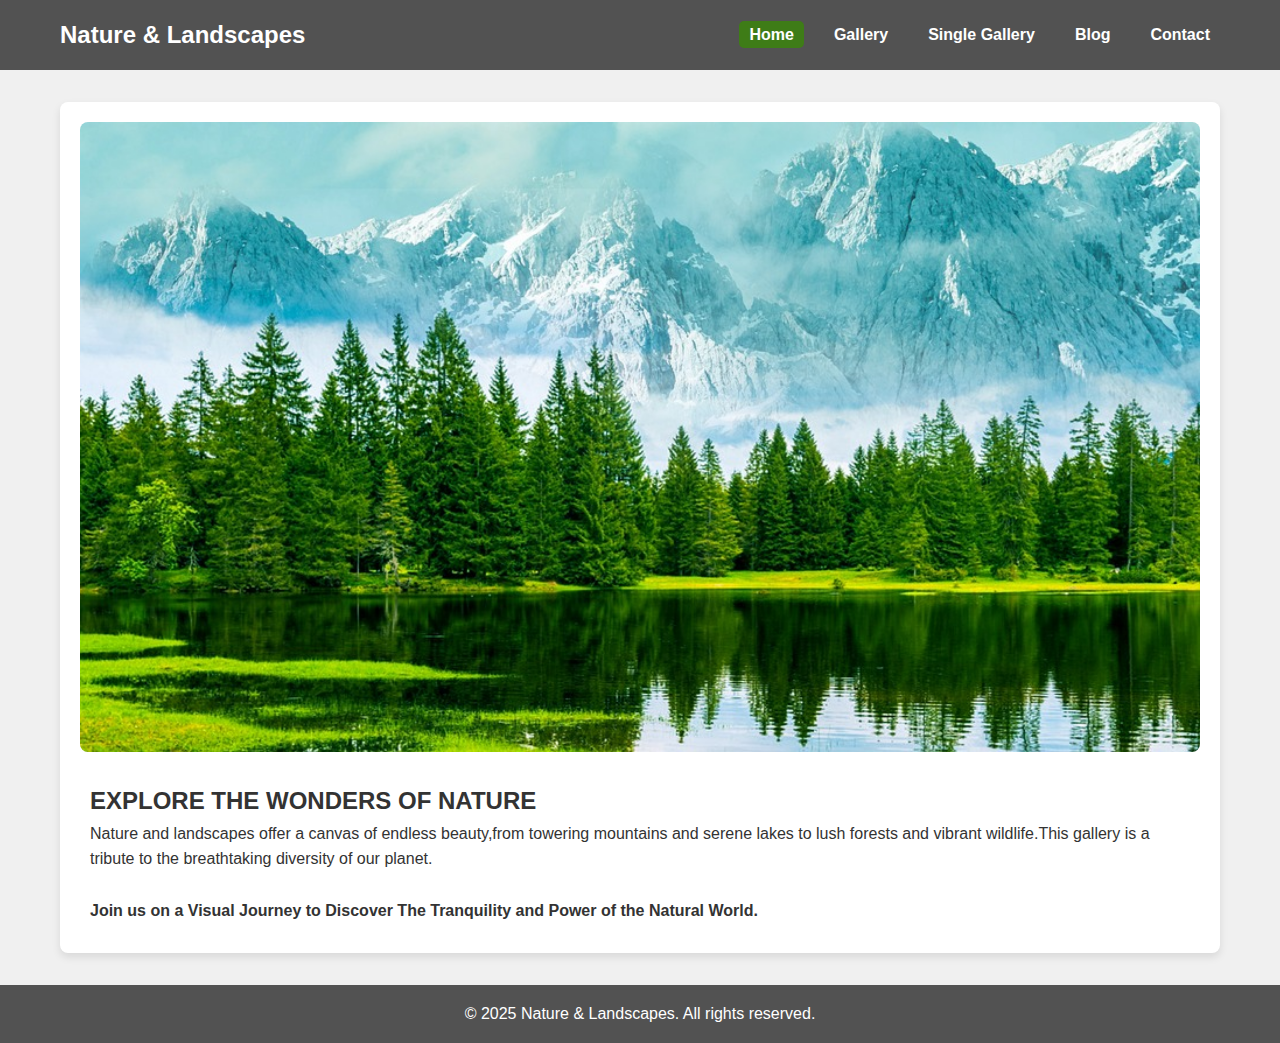
<file: Index.html>
<!DOCTYPE html>
<html lang="en">
<head>
    <meta charset="UTF-8">
    <meta name="viewport" content="width=device-width, initial-scale=1.0">
    <title>Home - Nature & Landscapes</title>
    <link rel="stylesheet" href="style.css">
</head>
<body>

    <header class="main-header">
        <nav class="nav-bar">
            <h1>Nature & Landscapes</h1>
            <ul>
                <li><a href="index.html" class="active">Home</a></li>
                <li><a href="gallery.html">Gallery</a></li>
                <li><a href="single.html">Single Gallery</a></li>
                <li><a href="blog.html">Blog</a></li>
                <li><a href="contact.html">Contact</a></li>
            </ul>
        </nav>
    </header>

    <main class="home-content">
        <div class="hero">
            <img src="./landscape-5216722_960_720.jpg" alt="Vast landscape with mountains and a lake">
            <div class="hero-text">
                <h2>EXPLORE THE WONDERS OF NATURE</h2>
                <p>Nature and landscapes offer a canvas of endless beauty,from towering mountains and serene lakes to lush forests and vibrant wildlife.This gallery is a tribute to the breathtaking diversity of our planet.</p>
                <br>
                <p><b>Join us on a Visual Journey to Discover The Tranquility and Power of the Natural World.</b></p>
            </div>
        </div>
    </main>

    <footer class="main-footer">
        <p>&copy; 2025 Nature & Landscapes. All rights reserved.</p>
    </footer>

</body>
</html>
</file>
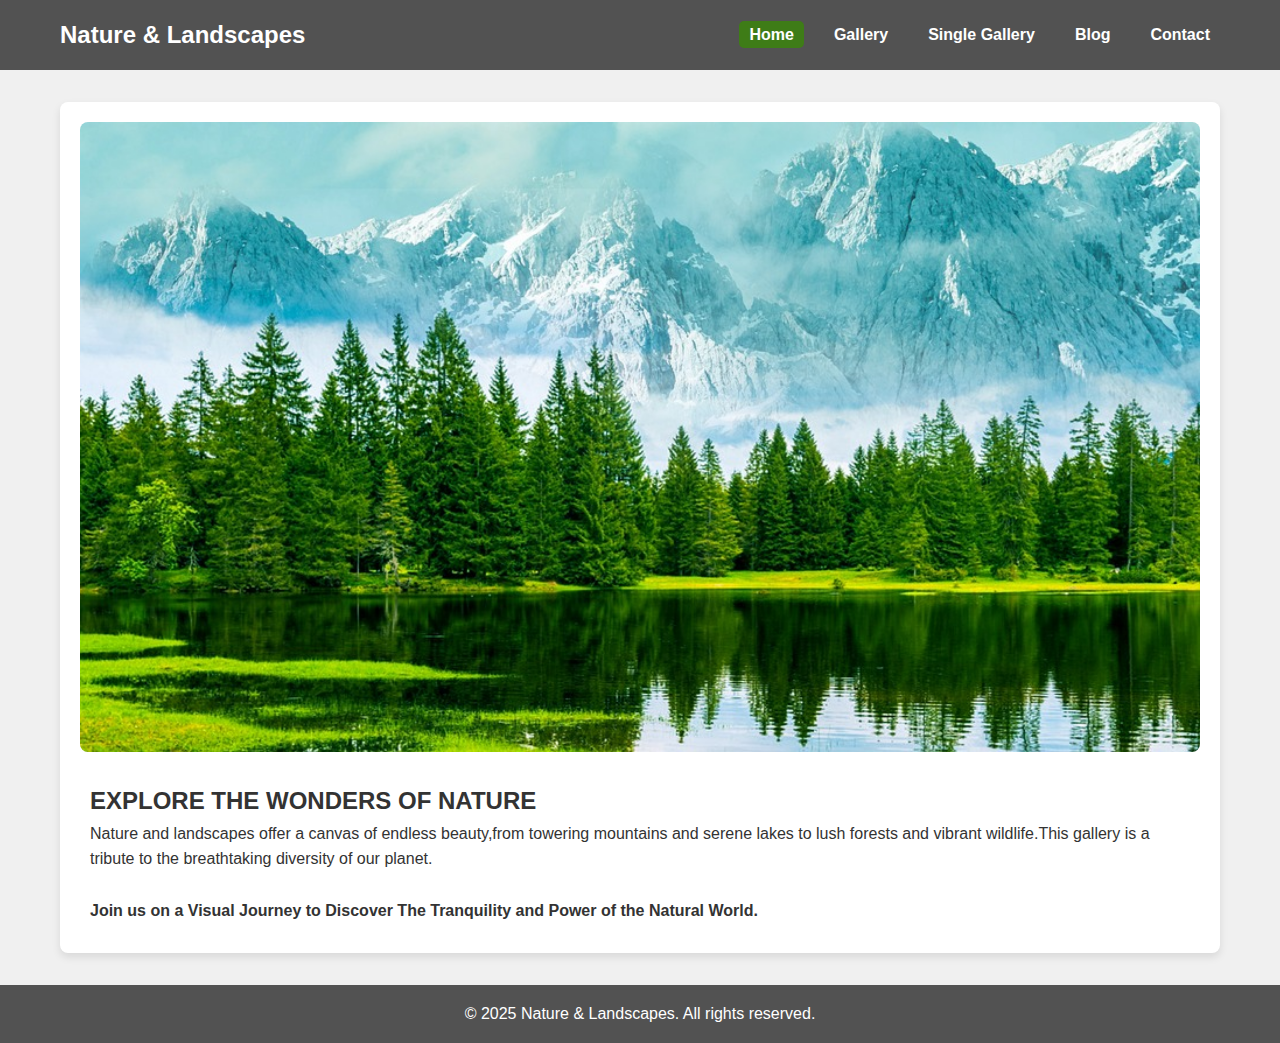
<file: index.html>
<!DOCTYPE html>
<html lang="en">
<head>
    <meta charset="UTF-8">
    <meta name="viewport" content="width=device-width, initial-scale=1.0">
    <title>Home - Nature & Landscapes</title>
    <link rel="stylesheet" href="style.css">
</head>
<body>

    <header class="main-header">
        <nav class="nav-bar">
            <h1>Nature & Landscapes</h1>
            <ul>
                <li><a href="index.html" class="active">Home</a></li>
                <li><a href="gallery.html">Gallery</a></li>
                <li><a href="single.html">Single Gallery</a></li>
                <li><a href="blog.html">Blog</a></li>
                <li><a href="contact.html">Contact</a></li>
            </ul>
        </nav>
    </header>

    <main class="home-content">
        <div class="hero">
            <img src="./landscape-5216722_960_720.jpg" alt="Vast landscape with mountains and a lake">
            <div class="hero-text">
                <h2>EXPLORE THE WONDERS OF NATURE</h2>
                <p>Nature and landscapes offer a canvas of endless beauty,from towering mountains and serene lakes to lush forests and vibrant wildlife.This gallery is a tribute to the breathtaking diversity of our planet.</p>
                <br>
                <p><b>Join us on a Visual Journey to Discover The Tranquility and Power of the Natural World.</b></p>
            </div>
        </div>
    </main>

    <footer class="main-footer">
        <p>&copy; 2025 Nature & Landscapes. All rights reserved.</p>
    </footer>

</body>
</html>
</file>
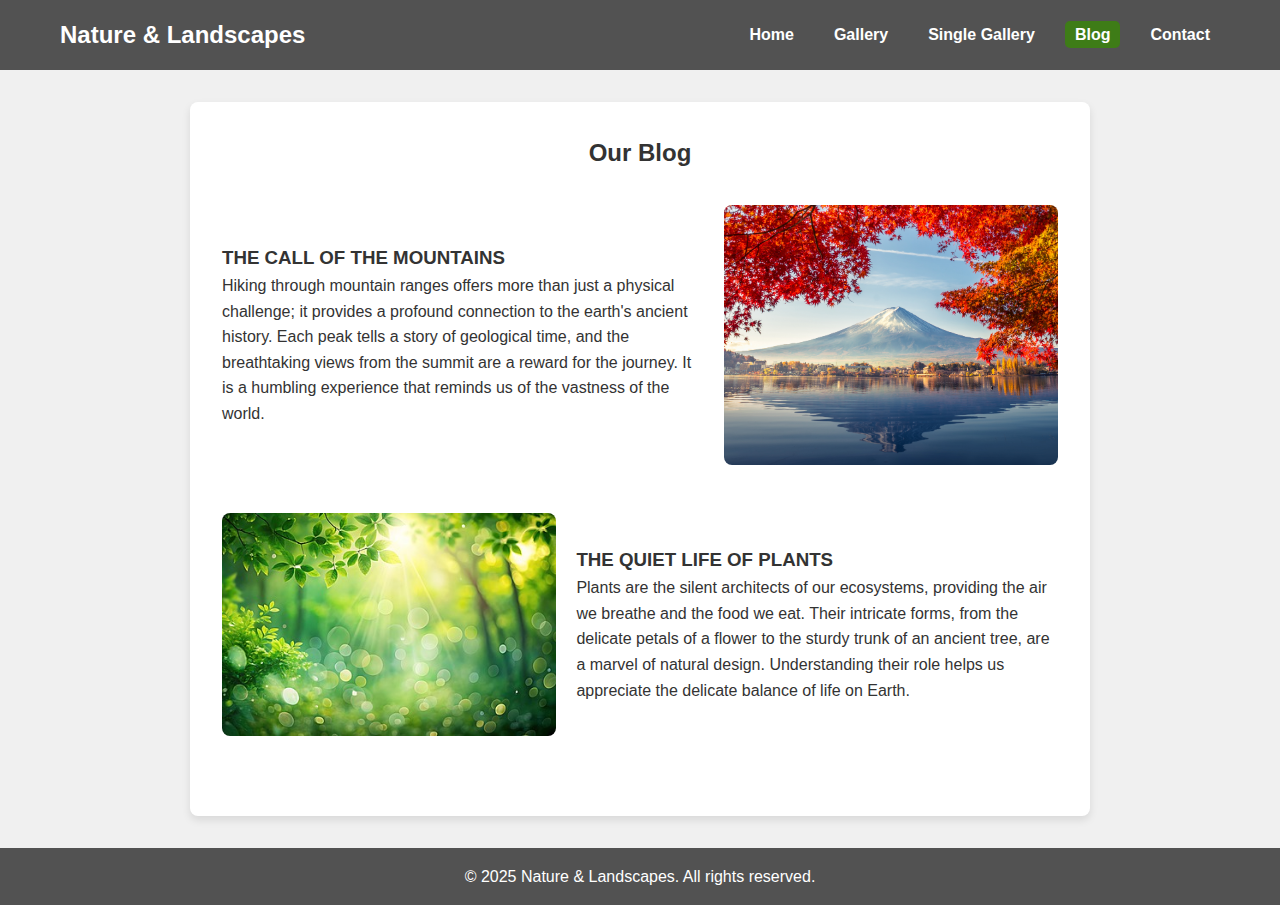
<file: blog.html>
<!DOCTYPE html>
<html lang="en">
<head>
    <meta charset="UTF-8">
    <meta name="viewport" content="width=device-width, initial-scale=1.0">
    <title>Blog - Nature & Landscapes</title>
    <link rel="stylesheet" href="style.css">
</head>
<body>

    <header class="main-header">
        <nav class="nav-bar">
            <h1>Nature & Landscapes</h1>
            <ul>
                <li><a href="index.html">Home</a></li>
                <li><a href="gallery.html">Gallery</a></li>
                <li><a href="single gallery.html">Single Gallery</a></li>
                <li><a href="blog.html" class="active">Blog</a></li>
                <li><a href="contact.html">Contact</a></li>
            </ul>
        </nav>
    </header>

    <main class="blog-content">
        <h2>Our Blog</h2>
        <article class="blog-post">
            <img src="./Mountain1.jpg" alt="A blog post image of mountains">
            <div class="blog-text">
                <h3>THE CALL OF THE MOUNTAINS</h3>
                <p>Hiking through mountain ranges offers more than just a physical challenge; it provides a profound connection to the earth's ancient history. Each peak tells a story of geological time, and the breathtaking views from the summit are a reward for the journey. It is a humbling experience that reminds us of the vastness of the world.</p>
            </div>
        </article>
        
        <article class="blog-post">
            <img src="./plant3.jpg" alt="A blog post image of plants">
            <div class="blog-text">
                <h3>THE QUIET LIFE OF PLANTS</h3>
                <p>Plants are the silent architects of our ecosystems, providing the air we breathe and the food we eat. Their intricate forms, from the delicate petals of a flower to the sturdy trunk of an ancient tree, are a marvel of natural design. Understanding their role helps us appreciate the delicate balance of life on Earth.</p>
            </div>
        </article>
    </main>

    <footer class="main-footer">
        <p>&copy; 2025 Nature & Landscapes. All rights reserved.</p>
    </footer>

</body>
</html>
</file>
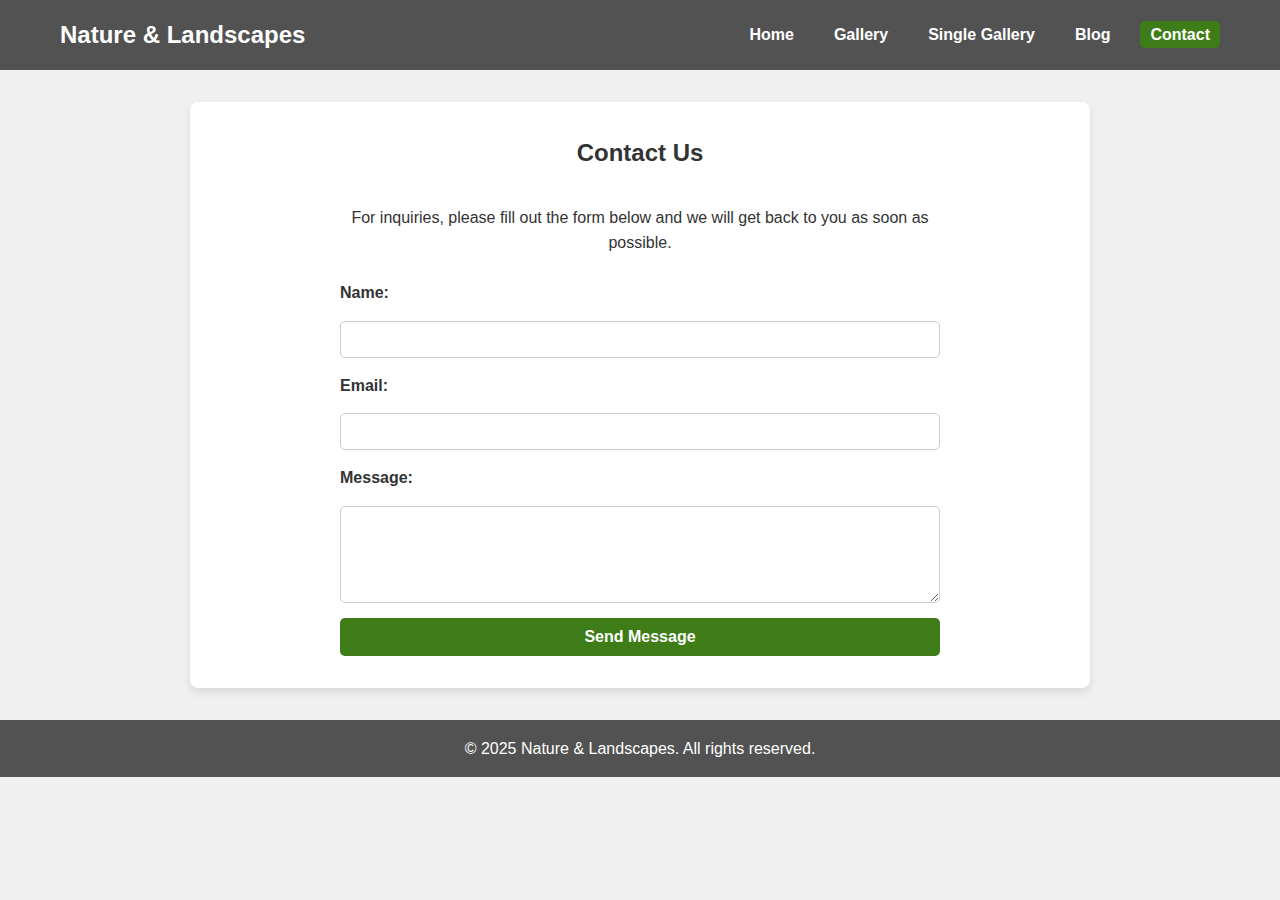
<file: contact.html>
<!DOCTYPE html>
<html lang="en">
<head>
    <meta charset="UTF-8">
    <meta name="viewport" content="width=device-width, initial-scale=1.0">
    <title>Contact - Nature & Landscapes</title>
    <link rel="stylesheet" href="style.css">
</head>
<body>

    <header class="main-header">
        <nav class="nav-bar">
            <h1>Nature & Landscapes</h1>
            <ul>
                <li><a href="index.html">Home</a></li>
                <li><a href="gallery.html">Gallery</a></li>
                <li><a href="single.html">Single Gallery</a></li>
                <li><a href="blog.html">Blog</a></li>
                <li><a href="contact.html" class="active">Contact</a></li>
            </ul>
        </nav>
    </header>

    <main class="contact-content">
        <h2>Contact Us</h2>
        <div class="contact-form">
            <p>For inquiries, please fill out the form below and we will get back to you as soon as possible.</p>
            <form action="#" method="POST">
                <label for="name">Name:</label>
                <input type="text" id="name" name="name" required>
                
                <label for="email">Email:</label>
                <input type="email" id="email" name="email" required>
                
                <label for="message">Message:</label>
                <textarea id="message" name="message" rows="5" required></textarea>
                
                <button type="submit">Send Message</button>
            </form>
        </div>
    </main>

    <footer class="main-footer">
        <p>&copy; 2025 Nature & Landscapes. All rights reserved.</p>
    </footer>

</body>
</html>
</file>
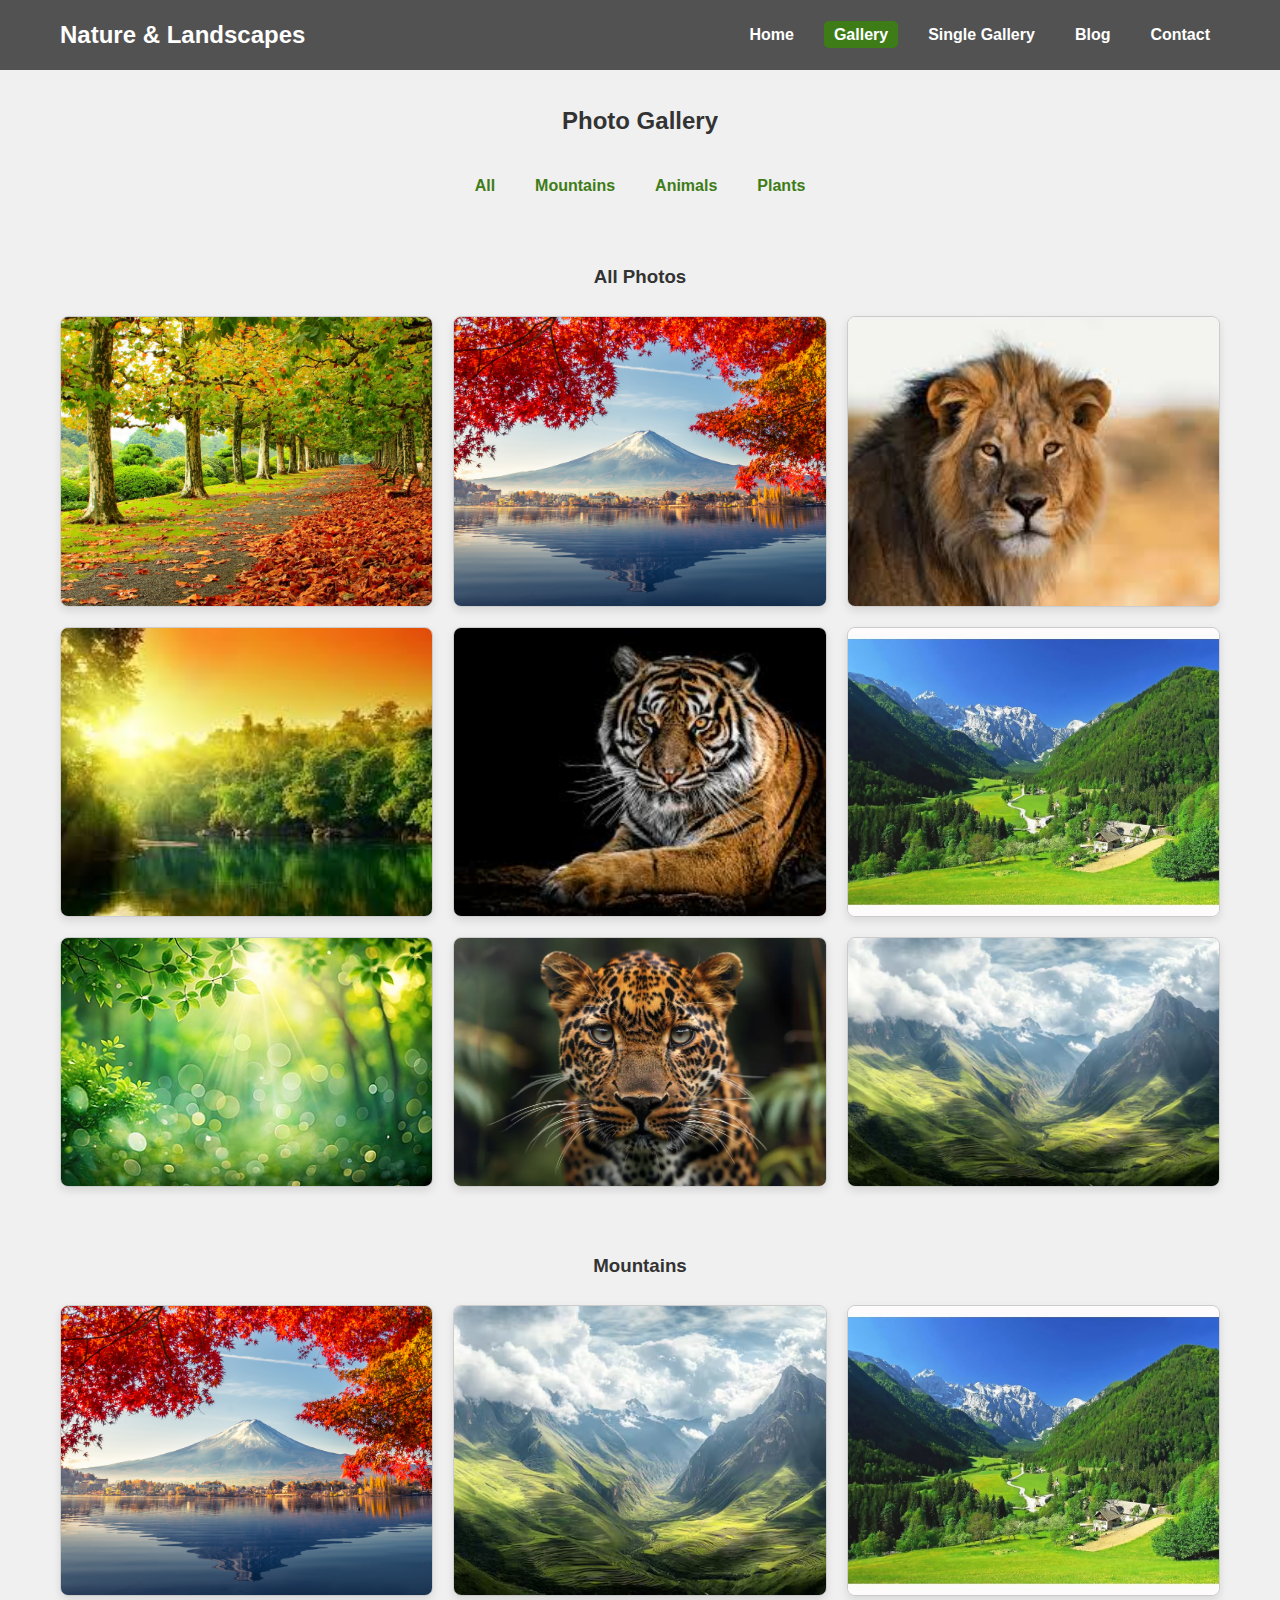
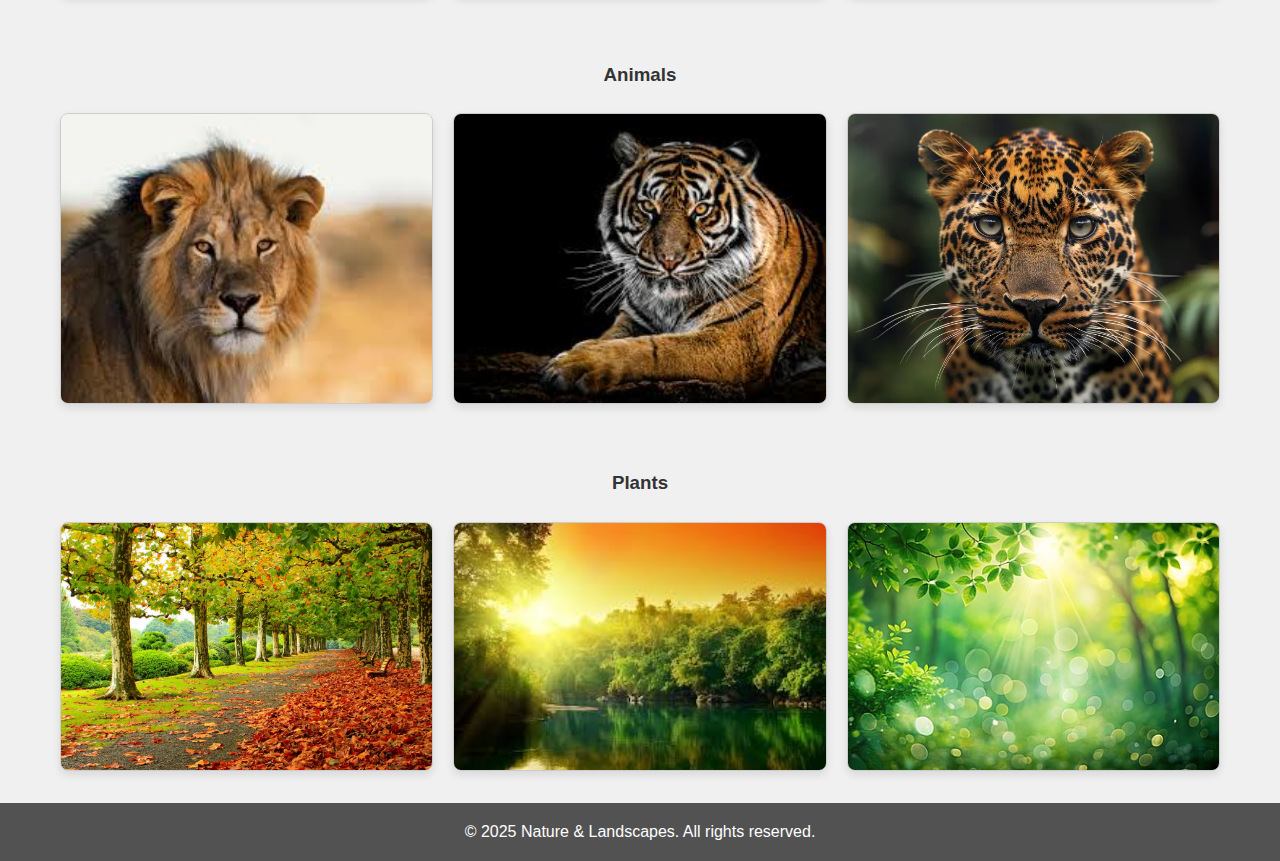
<file: gallery.html>
<!DOCTYPE html>
<html lang="en">
<head>
    <meta charset="UTF-8">
    <meta name="viewport" content="width=device-width, initial-scale=1.0">
    <title>Gallery - Nature & Landscapes</title>
    <link rel="stylesheet" href="style.css">
</head>
<body>

    <header class="main-header">
        <nav class="nav-bar">
            <h1>Nature & Landscapes</h1>
            <ul>
                <li><a href="index.html">Home</a></li>
                <li><a href="gallery.html" class="active">Gallery</a></li>
                <li><a href="single.html">Single Gallery</a></li>
                <li><a href="blog.html">Blog</a></li>
                <li><a href="contact.html">Contact</a></li>
            </ul>
        </nav>
    </header>

    <main class="gallery-content">
        <h2>Photo Gallery</h2>

        <nav class="gallery-nav">
            <ul>
                <li><a href="#all">All</a></li>
                <li><a href="#mountains">Mountains</a></li>
                <li><a href="#animals">Animals</a></li>
                <li><a href="#plants">Plants</a></li>
            </ul>
        </nav>

        <section id="all" class="gallery-section">
            <h3>All Photos</h3>
            <div class="photo-grid">
                <div class="photo-item"><img src="./Tree1.jpg" alt="A green plant"></div>
                <div class="photo-item"><img src="./Mountain1.jpg" alt="Tall mountain peaks"></div>
                <div class="photo-item"><img src="./lion.jpg" alt="A wild animal"></div>
                <div class="photo-item"><img src="./plant2.jpg" alt="A beautiful flower"></div>
                <div class="photo-item"><img src="./tiger.jpg" alt="An animal in its habitat"></div>
                <div class="photo-item"><img src="./Mountain3.jpg" alt="A mountain landscape"></div>
                <div class="photo-item"><img src="./plant3.jpg" alt="A playful animal"></div>
                <div class="photo-item"><img src="./cheetha.jpg" alt="A plant in a garden"></div>
                <div class="photo-item"><img src="./Mountain2.jpg" alt="A mountain landscape"></div>
            </div>
        </section>

        <section id="mountains" class="gallery-section">
            <h3>Mountains</h3>
            <div class="photo-grid">
                <div class="photo-item"><img src="./Mountain1.jpg" alt="Tall mountain peaks"></div>
                <div class="photo-item"><img src="./Mountain2.jpg" alt="A mountain landscape"></div>
                <div class="photo-item"><img src="./Mountain3.jpg" alt="A mountain landscape"></div>
                

            </div>
        </section>

        <section id="animals" class="gallery-section">
            <h3>Animals</h3>
            <div class="photo-grid">
                <div class="photo-item"><img src="./lion.jpg" alt="A wild animal"></div>
                <div class="photo-item"><img src="./tiger.jpg" alt="An animal in its habitat"></div>
                <div class="photo-item"><img src="./cheetha.jpg" alt="A playful animal"></div>
            </div>
        </section>

        <section id="plants" class="gallery-section">
            <h3>Plants</h3>
            <div class="photo-grid">
                <div class="photo-item"><img src="./Tree1.jpg" alt="A green plant"></div>
                <div class="photo-item"><img src="./plant2.jpg" alt="A beautiful flower"></div>
                <div class="photo-item"><img src="./plant3.jpg" alt="A plant in a garden"></div>
            </div>
        </section>
    </main>

    <footer class="main-footer">
        <p>&copy; 2025 Nature & Landscapes. All rights reserved.</p>
    </footer>

</body>
</html>
</file>
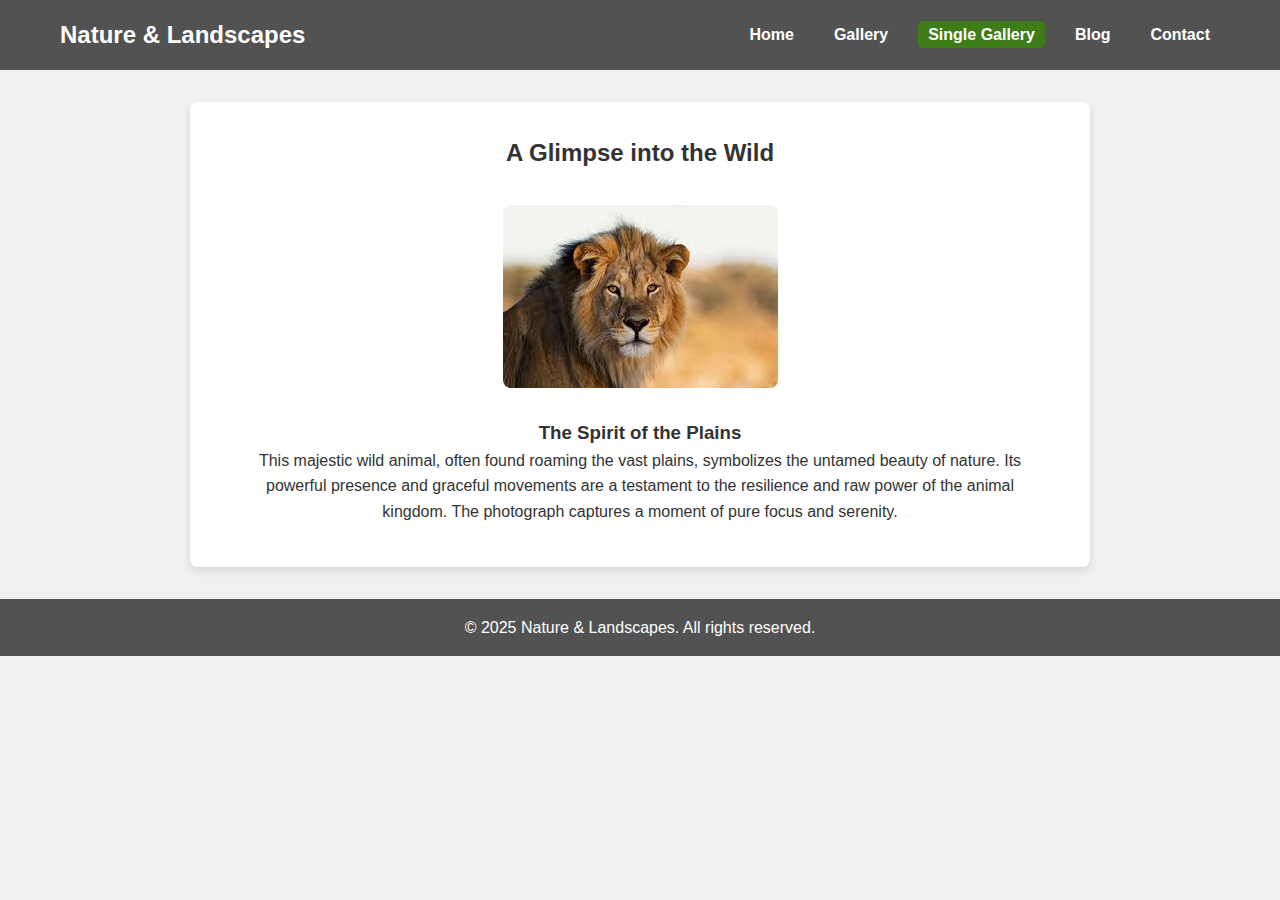
<file: single.html>
<!DOCTYPE html>
<html lang="en">
<head>
    <meta charset="UTF-8">
    <meta name="viewport" content="width=device-width, initial-scale=1.0">
    <title>Single - Nature & Landscapes</title>
    <link rel="stylesheet" href="style.css">
</head>
<body>

    <header class="main-header">
        <nav class="nav-bar">
            <h1>Nature & Landscapes</h1>
            <ul>
                <li><a href="index.html">Home</a></li>
                <li><a href="gallery.html">Gallery</a></li>
                <li><a href="single.html" class="active">Single Gallery</a></li>
                <li><a href="blog.html">Blog</a></li>
                <li><a href="contact.html">Contact</a></li>
            </ul>
        </nav>
    </header>

    <main class="single-content">
        <h2>A Glimpse into the Wild</h2>
        <div class="single-item">
            <img src="./lion.jpg" alt="A majestic wild animal">
            <div class="single-desc">
                <h3>The Spirit of the Plains</h3>
                <p>This majestic wild animal, often found roaming the vast plains, symbolizes the untamed beauty of nature. Its powerful presence and graceful movements are a testament to the resilience and raw power of the animal kingdom. The photograph captures a moment of pure focus and serenity.</p>
            </div>
        </div>
    </main>

    <footer class="main-footer">
        <p>&copy; 2025 Nature & Landscapes. All rights reserved.</p>
    </footer>

</body>
</html>
</file>
<file: style.css>
:root {
    --primary-color: #3e7c17;
    --secondary-color: #525252;
    --background-color: #f0f0f0;
    --light-text-color: #ffffff;
    --dark-text-color: #333333;
    --nav-hover-color: #5d9e35;
}

* {
    box-sizing: border-box;
    margin: 0;
    padding: 0;
    transition: all 0.3s ease-in-out;
}

body {
    font-family: Arial, sans-serif;
    line-height: 1.6;
    color: var(--dark-text-color);
    background-color: var(--background-color);
}

img {
    max-width: 100%;
    height: auto;
    display: block;
}

.main-header, .main-footer {
    background-color: var(--secondary-color);
    color: var(--light-text-color);
    padding: 1rem 0;
    text-align: center;
}

.nav-bar {
    display: flex;
    justify-content: space-between;
    align-items: center;
    max-width: 1200px;
    margin: 0 auto;
    padding: 0 20px;
    flex-wrap: wrap;
}

.nav-bar h1 {
    font-size: 1.5rem;
    margin: 0;
}

.nav-bar ul {
    list-style: none;
    display: flex;
    gap: 20px;
}

.nav-bar a {
    color: var(--light-text-color);
    text-decoration: none;
    font-weight: bold;
    padding: 5px 10px;
    border-radius: 5px;
}

.nav-bar a:hover {
    background-color: var(--primary-color);
    transform: scale(1.1);
}

.nav-bar .active {
    background-color: var(--primary-color);
}

.home-content {
    max-width: 1200px;
    margin: 2rem auto;
    padding: 0 20px;
}

.hero {
    display: flex;
    flex-direction: column;
    gap: 20px;
    background-color: var(--light-text-color);
    padding: 20px;
    border-radius: 8px;
    box-shadow: 0 4px 8px rgba(0,0,0,0.1);
}

.hero img {
    border-radius: 8px;
}

.hero-text {
    padding: 10px;
}

.gallery-content {
    max-width: 1200px;
    margin: 2rem auto;
    padding: 0 20px;
}

.gallery-content h2 {
    text-align: center;
    margin-bottom: 2rem;
}

.gallery-nav {
    text-align: center;
    margin-bottom: 2rem;
}

.gallery-nav ul {
    list-style: none;
    display: flex;
    justify-content: center;
    gap: 20px;
}

.gallery-nav a {
    text-decoration: none;
    color: var(--primary-color);
    font-weight: bold;
    padding: 5px 10px;
    border-radius: 5px;
}

.gallery-nav a:hover {
    background-color: var(--primary-color);
    color: var(--light-text-color);
}

.gallery-section {
    margin-top: 4rem;
}

.gallery-section h3 {
    text-align: center;
    margin-bottom: 1.5rem;
}

.photo-grid {
    display: grid;
    grid-template-columns: repeat(auto-fit, minmax(300px, 1fr));
    gap: 20px;
}

.photo-item {
    border: 1px solid #ccc;
    border-radius: 8px;
    overflow: hidden;
    box-shadow: 0 4px 8px rgba(0,0,0,0.1);
    animation: fadeIn 1s ease-out;
}

.photo-item img {
    width: 100%;
    height: 100%;
    object-fit: cover;
    transition: transform 0.5s ease;
}

.photo-item:hover img {
    transform: scale(1.05);
}


.single-content, .blog-content, .contact-content {
    max-width: 900px;
    margin: 2rem auto;
    padding: 0 20px;
    background-color: var(--light-text-color);
    border-radius: 8px;
    box-shadow: 0 4px 8px rgba(0,0,0,0.1);
    padding: 2rem;
}

.single-content h2, .blog-content h2, .contact-content h2 {
    text-align: center;
    margin-bottom: 2rem;
}

.single-item {
    display: flex;
    flex-direction: column;
    align-items: center;
    gap: 20px;
}

.single-item img {
    border-radius: 8px;
}

.single-desc {
    text-align: center;
    padding: 10px;
}

.blog-post {
    display: flex;
    gap: 20px;
    margin-bottom: 3rem;
    align-items: center;
}

.blog-post:nth-child(even) {
    flex-direction: row-reverse;
}

.blog-post img {
    width: 40%;
    border-radius: 8px;
}

.blog-text {
    width: 60%;
}

.contact-form {
    max-width: 600px;
    margin: 0 auto;
}

.contact-form p {
    text-align: center;
    margin-bottom: 1.5rem;
}

.contact-form form {
    display: flex;
    flex-direction: column;
    gap: 15px;
}

.contact-form label {
    font-weight: bold;
}

.contact-form input, .contact-form textarea {
    width: 100%;
    padding: 10px;
    border: 1px solid #ccc;
    border-radius: 5px;
}

.contact-form button {
    background-color: var(--primary-color);
    color: var(--light-text-color);
    padding: 10px 20px;
    border: none;
    border-radius: 5px;
    cursor: pointer;
    font-size: 1rem;
    font-weight: bold;
}

.contact-form button:hover {
    background-color: var(--nav-hover-color);
}

@keyframes fadeIn {
    from { opacity: 0; transform: translateY(20px); }
    to { opacity: 1; transform: translateY(0); }
}

@media (max-width: 768px) {
    .nav-bar {
        flex-direction: column;
        gap: 10px;
    }

    .nav-bar ul {
        justify-content: center;
        gap: 10px;
    }

    .blog-post {
        flex-direction: column;
        text-align: center;
    }

    .blog-post:nth-child(even) {
        flex-direction: column;
    }

    .blog-post img, .blog-text {
        width: 100%;
    }
}
</file>
